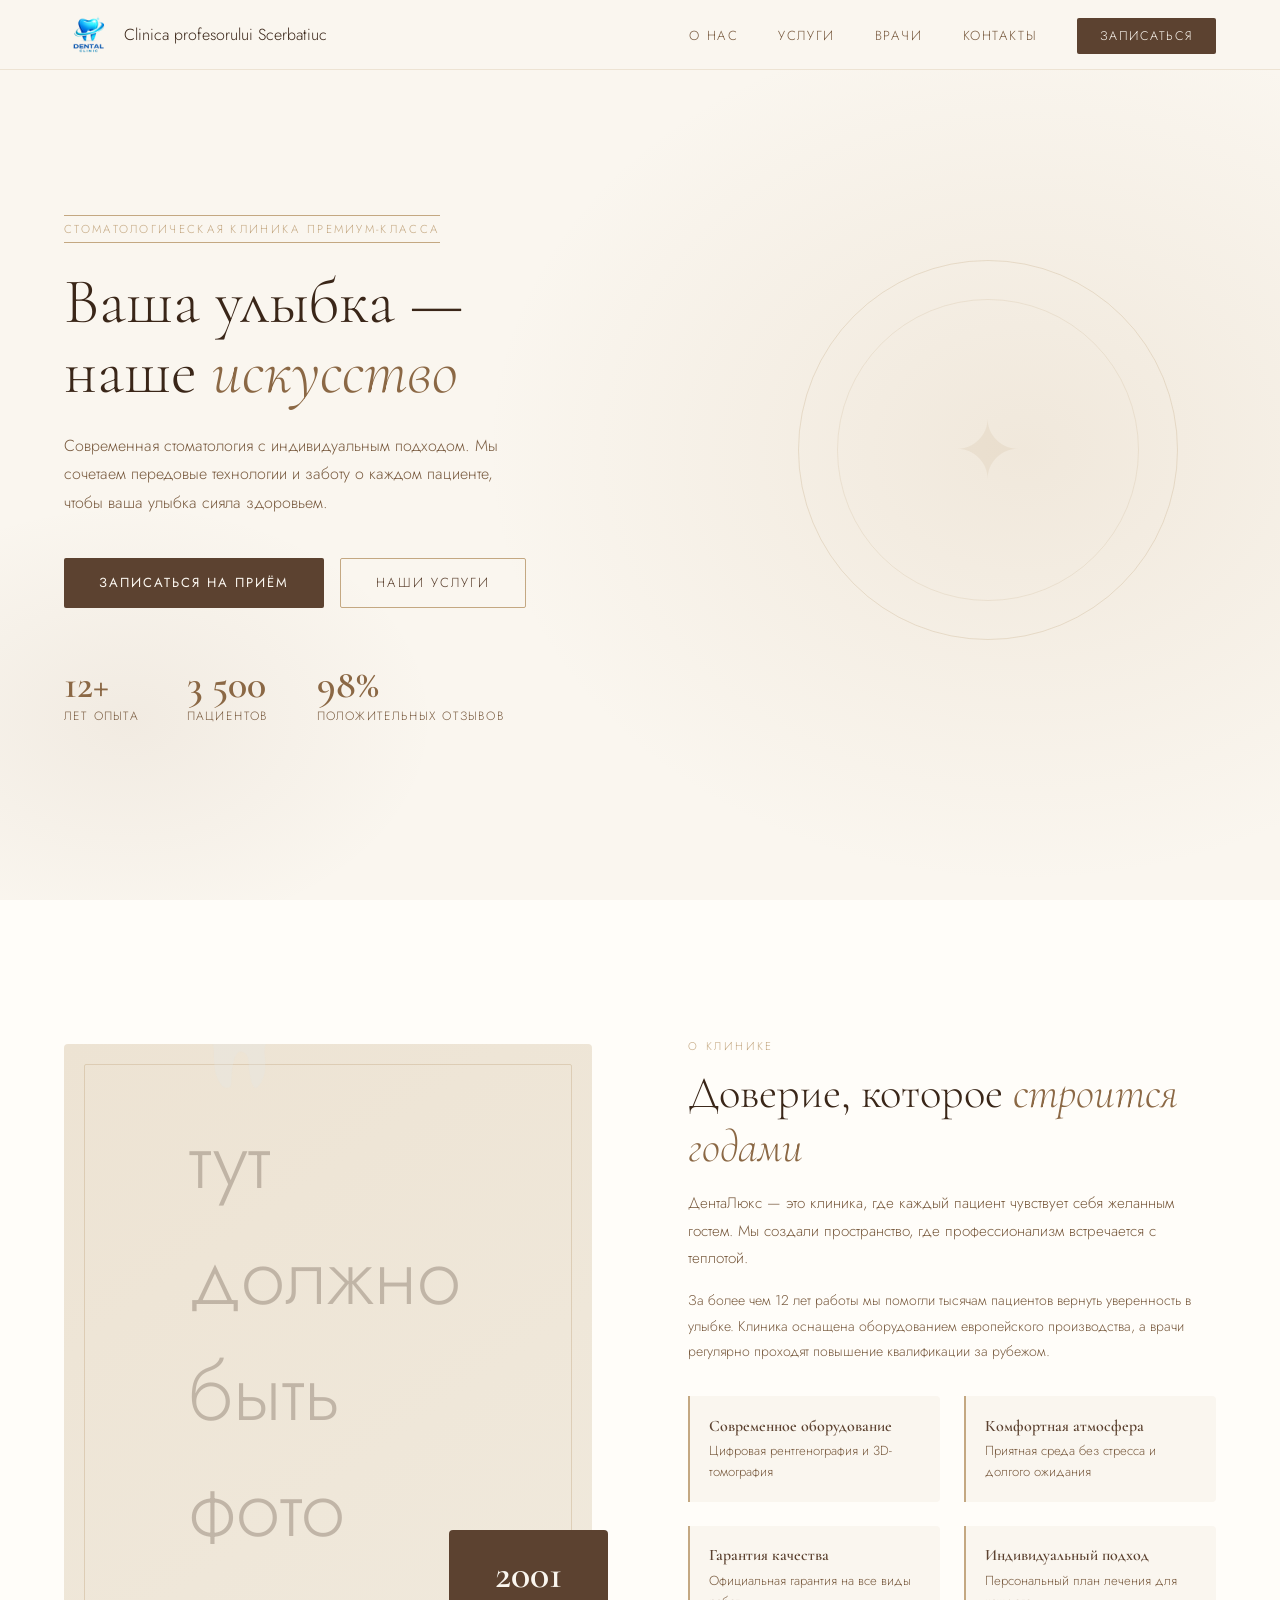
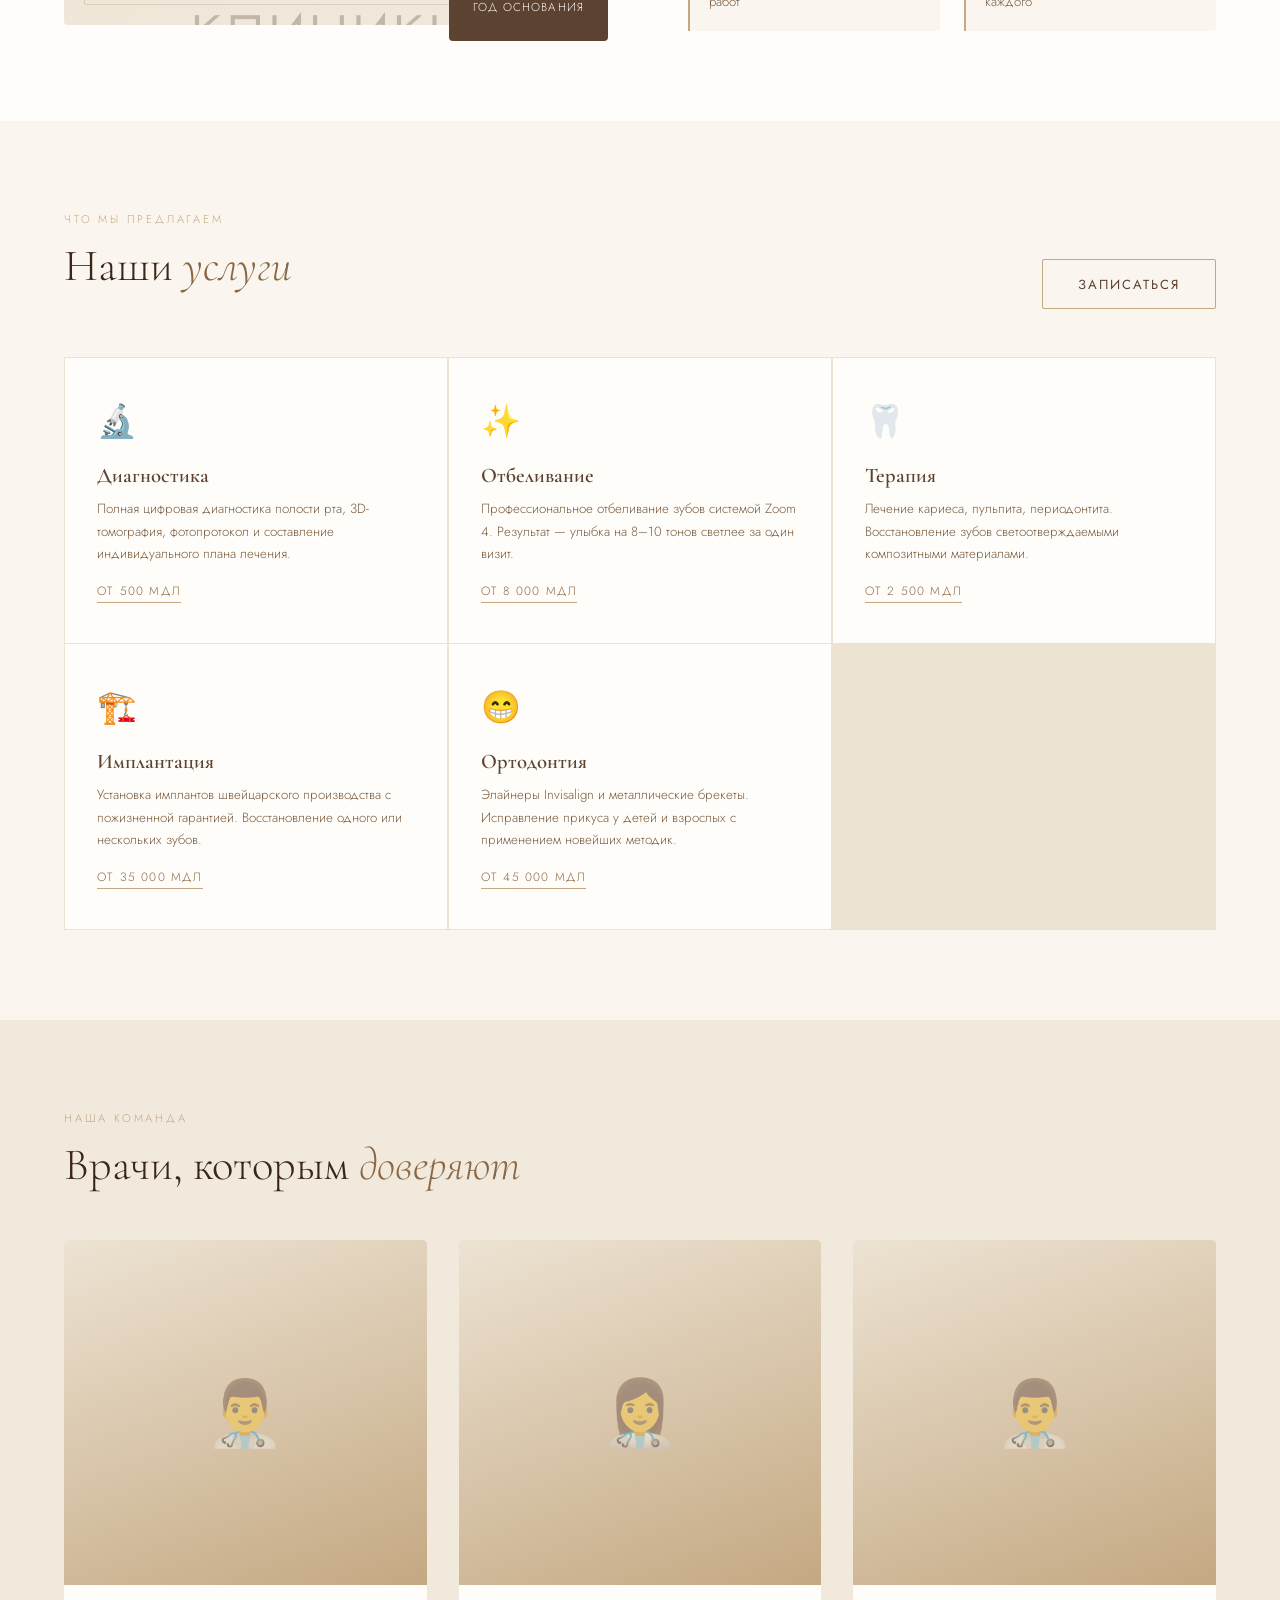
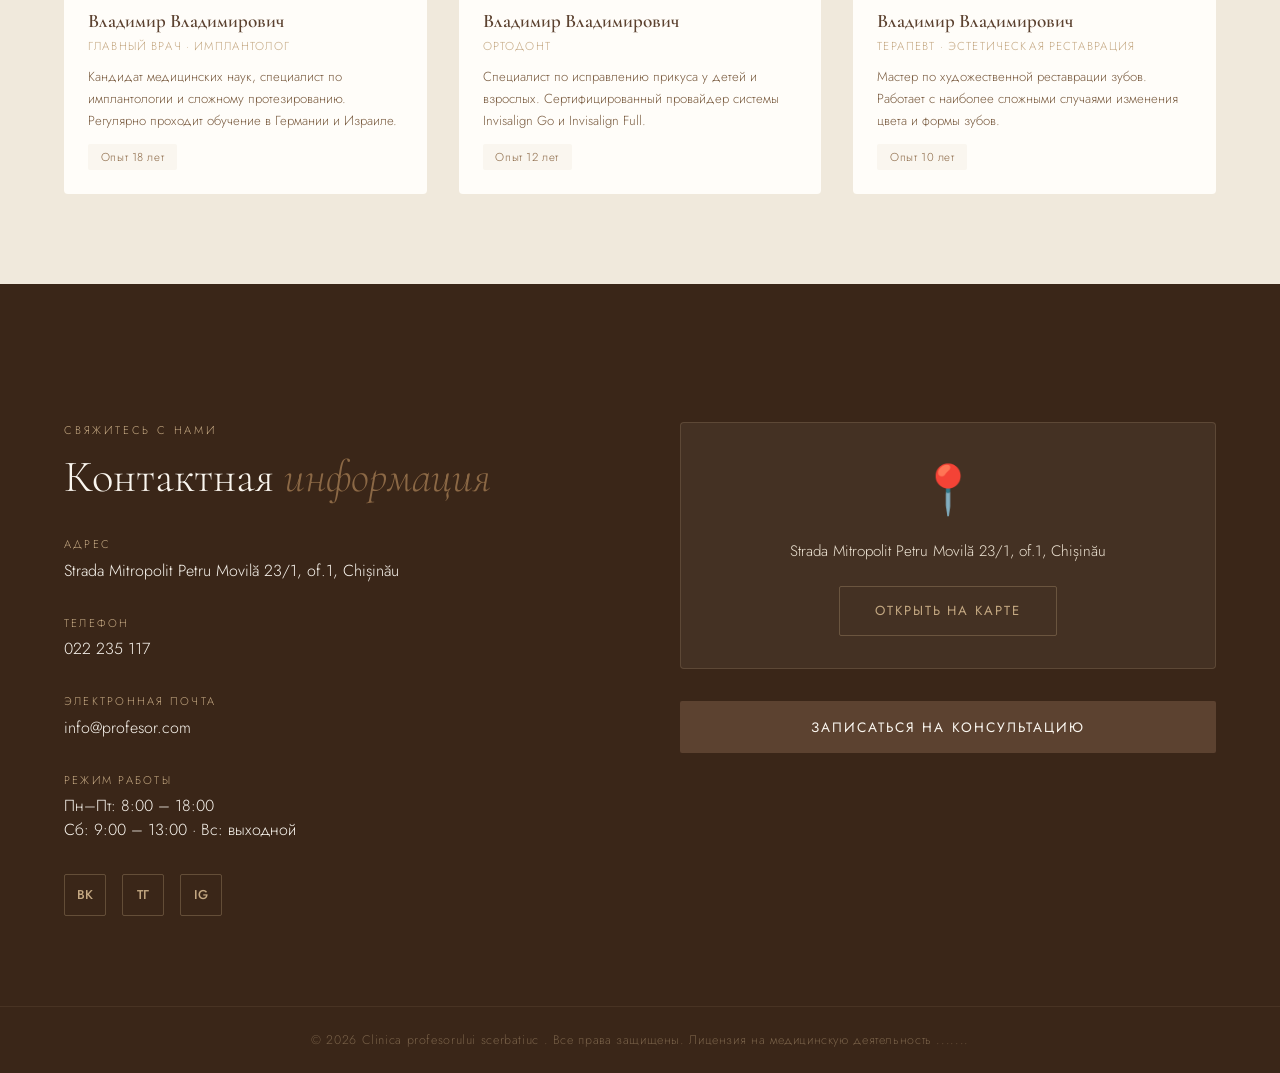
<file: testclin2.html>
<!DOCTYPE html>
<html lang="ru">
<head>
<meta charset="UTF-8">
<meta name="viewport" content="width=device-width, initial-scale=1.0">
<title>ДентаЛюкс — Стоматологическая клиника</title>
<link href="https://fonts.googleapis.com/css2?family=Cormorant+Garamond:ital,wght@0,300;0,400;0,600;1,300;1,400&family=Jost:wght@300;400;500&display=swap" rel="stylesheet">
<style>
  :root {
    --milk: #FAF6EF;
    --milk-dark: #F0E9DC;
    --milk-mid: #EDE3D3;
    --brown-light: #C4A882;
    --brown: #8B6845;
    --brown-dark: #5C4230;
    --brown-deep: #3A2618;
    --accent: #A07850;
    --text: #3A2618;
    --text-light: #7A5C40;
    --white: #FFFDF9;
  }
  * { margin: 0; padding: 0; box-sizing: border-box; }
  html { scroll-behavior: smooth; }
  body { font-family: 'Jost', sans-serif; background: var(--milk); color: var(--text); font-weight: 300; }

  nav {
    position: fixed; top: 0; width: 100%; z-index: 100;
    background: rgba(250,246,239,0.92); backdrop-filter: blur(12px);
    border-bottom: 1px solid var(--milk-mid);
    padding: 0 5%; display: flex; align-items: center; justify-content: space-between;
    height: 70px; transition: box-shadow 0.3s;
  }
  nav.scrolled { box-shadow: 0 4px 30px rgba(91,66,48,0.1); }
  
  /* Обновленный блок логотипа */
  .logo { display: flex; align-items: center; gap: 10px; }
  .logo img { height: 50px; width: auto; }
  
  .nav-links { display: flex; gap: 2.5rem; list-style: none; }
  .nav-links a { text-decoration: none; color: var(--text-light); font-size: 0.82rem; letter-spacing: 0.12em; text-transform: uppercase; transition: color 0.3s; position: relative; }
  .nav-links a::after { content: ''; position: absolute; bottom: -4px; left: 0; width: 0; height: 1px; background: var(--brown); transition: width 0.3s; }
  .nav-links a:hover { color: var(--brown-dark); }
  .nav-links a:hover::after { width: 100%; }
  .btn-nav { background: var(--brown-dark) !important; color: var(--milk) !important; padding: 0.55rem 1.4rem; border-radius: 2px; font-size: 0.78rem !important; letter-spacing: 0.15em; }
  .btn-nav::after { display: none !important; }
  .btn-nav:hover { background: var(--brown) !important; }

  #home { min-height: 100vh; display: flex; align-items: center; padding: 120px 5% 80px; position: relative; overflow: hidden; }
  .hero-bg { position: absolute; inset: 0; background: radial-gradient(ellipse 70% 80% at 80% 50%, rgba(196,168,130,0.18) 0%, transparent 60%), radial-gradient(ellipse 40% 40% at 10% 80%, rgba(139,104,69,0.08) 0%, transparent 60%); }
  .hero-ornament { position: absolute; right: 8%; top: 50%; transform: translateY(-50%); width: 380px; height: 380px; border: 1px solid rgba(196,168,130,0.3); border-radius: 50%; display: flex; align-items: center; justify-content: center; animation: float 8s ease-in-out infinite; }
  .hero-ornament::before { content: ''; width: 300px; height: 300px; border: 1px solid rgba(196,168,130,0.2); border-radius: 50%; position: absolute; }
  .hero-ornament::after { content: '✦'; font-size: 5rem; color: rgba(196,168,130,0.15); }
  @keyframes float { 0%,100%{transform:translateY(-50%) rotate(0deg)}50%{transform:translateY(-52%) rotate(3deg)} }
  .hero-content { position: relative; max-width: 580px; }
  .hero-tag { display: inline-block; font-size: 0.72rem; letter-spacing: 0.2em; text-transform: uppercase; color: var(--brown-light); margin-bottom: 1.5rem; padding: 0.3rem 0; border-top: 1px solid var(--brown-light); border-bottom: 1px solid var(--brown-light); }
  h1 { font-family: 'Cormorant Garamond', serif; font-size: clamp(3rem,5vw,5rem); font-weight: 300; line-height: 1.1; color: var(--brown-deep); margin-bottom: 1.5rem; }
  h1 em { font-style: italic; color: var(--brown); }
  .hero-text { font-size: 1rem; line-height: 1.8; color: var(--text-light); max-width: 440px; margin-bottom: 2.5rem; }
  .hero-btns { display: flex; gap: 1rem; flex-wrap: wrap; }
  .btn-primary { background: var(--brown-dark); color: var(--milk); border: none; padding: 0.9rem 2.2rem; font-family: 'Jost', sans-serif; font-size: 0.82rem; letter-spacing: 0.15em; text-transform: uppercase; cursor: pointer; transition: all 0.3s; border-radius: 2px; }
  .btn-primary:hover { background: var(--brown); transform: translateY(-2px); }
  .btn-secondary { background: transparent; color: var(--brown-dark); border: 1px solid var(--brown-light); padding: 0.9rem 2.2rem; font-family: 'Jost', sans-serif; font-size: 0.82rem; letter-spacing: 0.15em; text-transform: uppercase; cursor: pointer; transition: all 0.3s; border-radius: 2px; text-decoration: none; display: inline-flex; align-items: center; }
  .btn-secondary:hover { background: var(--milk-dark); transform: translateY(-2px); }
  .hero-stats { margin-top: 3.5rem; display: flex; gap: 3rem; flex-wrap: wrap; }
  .stat-num { font-family: 'Cormorant Garamond', serif; font-size: 2.5rem; font-weight: 600; color: var(--brown); line-height: 1; }
  .stat-label { font-size: 0.75rem; letter-spacing: 0.1em; text-transform: uppercase; color: var(--text-light); margin-top: 0.2rem; }

  section { padding: 90px 5%; }
  .section-tag { font-size: 0.7rem; letter-spacing: 0.25em; text-transform: uppercase; color: var(--brown-light); display: block; margin-bottom: 0.8rem; }
  h2 { font-family: 'Cormorant Garamond', serif; font-size: clamp(2rem,3.5vw,3rem); font-weight: 300; color: var(--brown-deep); margin-bottom: 1rem; line-height: 1.2; }
  h2 em { font-style: italic; color: var(--brown); }
  .section-lead { font-size: 0.95rem; color: var(--text-light); line-height: 1.8; max-width: 520px; }

  #about { background: var(--white); }
  .about-grid { display: grid; grid-template-columns: 1fr 1fr; gap: 6rem; align-items: center; margin-top: 3rem; }
  .about-frame { width: 100%; padding-bottom: 110%; background: linear-gradient(145deg,var(--milk-mid) 0%,var(--milk-dark) 100%); border-radius: 4px; position: relative; overflow: hidden; }
  .about-frame::before { content: ''; position: absolute; inset: 20px; border: 1px solid rgba(196,168,130,0.4); border-radius: 2px; }
  .about-frame-icon { position: absolute; top: 50%; left: 50%; transform: translate(-50%,-50%); font-size: 5rem; opacity: 0.25; }
  .about-visual { position: relative; }
  .about-badge { position: absolute; bottom: -1rem; right: -1rem; background: var(--brown-dark); color: var(--milk); padding: 1.5rem; border-radius: 4px; text-align: center; }
  .about-badge strong { font-family: 'Cormorant Garamond', serif; font-size: 2.5rem; display: block; font-weight: 600; line-height: 1; }
  .about-badge span { font-size: 0.72rem; letter-spacing: 0.1em; text-transform: uppercase; }
  .about-features { margin-top: 2rem; display: grid; grid-template-columns: 1fr 1fr; gap: 1.5rem; }
  .feature-item { padding: 1.2rem; background: var(--milk); border-left: 2px solid var(--brown-light); border-radius: 0 4px 4px 0; }
  .feature-item h4 { font-family: 'Cormorant Garamond', serif; font-size: 1rem; font-weight: 600; color: var(--brown-dark); margin-bottom: 0.3rem; }
  .feature-item p { font-size: 0.82rem; color: var(--text-light); line-height: 1.6; }

  #services { background: var(--milk); }
  .services-header { display: flex; justify-content: space-between; align-items: flex-end; margin-bottom: 3rem; flex-wrap: wrap; gap: 1rem; }
  .services-grid { display: grid; grid-template-columns: repeat(3,1fr); gap: 1.5px; background: var(--milk-mid); border: 1px solid var(--milk-mid); }
  .service-card { background: var(--white); padding: 2.5rem 2rem; transition: all 0.4s; cursor: pointer; position: relative; overflow: hidden; }
  .service-card::before { content: ''; position: absolute; bottom: 0; left: 0; width: 0; height: 2px; background: var(--brown); transition: width 0.4s; }
  .service-card:hover { background: var(--milk); }
  .service-card:hover::before { width: 100%; }
  .service-icon { font-size: 2rem; margin-bottom: 1.2rem; display: block; }
  .service-card h3 { font-family: 'Cormorant Garamond', serif; font-size: 1.3rem; font-weight: 600; color: var(--brown-dark); margin-bottom: 0.6rem; }
  .service-card p { font-size: 0.83rem; color: var(--text-light); line-height: 1.7; }
  .service-price { display: inline-block; margin-top: 1rem; font-size: 0.75rem; letter-spacing: 0.1em; text-transform: uppercase; color: var(--brown); border-bottom: 1px solid var(--brown-light); padding-bottom: 2px; }

  #doctors { background: var(--milk-dark); }
  .doctors-grid { display: grid; grid-template-columns: repeat(3,1fr); gap: 2rem; margin-top: 3rem; }
  .doctor-card { background: var(--white); border-radius: 4px; overflow: hidden; transition: transform 0.3s,box-shadow 0.3s; }
  .doctor-card:hover { transform: translateY(-6px); box-shadow: 0 20px 50px rgba(91,66,48,0.12); }
  .doctor-photo { width: 100%; padding-bottom: 95%; background: linear-gradient(160deg,var(--milk-mid) 0%,var(--brown-light) 100%); position: relative; }
  .doctor-photo-icon { position: absolute; top: 50%; left: 50%; transform: translate(-50%,-50%); font-size: 4rem; opacity: 0.4; }
  .doctor-info { padding: 1.5rem; }
  .doctor-info h3 { font-family: 'Cormorant Garamond', serif; font-size: 1.2rem; font-weight: 600; color: var(--brown-dark); margin-bottom: 0.3rem; }
  .doctor-spec { font-size: 0.72rem; letter-spacing: 0.1em; text-transform: uppercase; color: var(--brown-light); margin-bottom: 0.8rem; display: block; }
  .doctor-info p { font-size: 0.82rem; color: var(--text-light); line-height: 1.65; }
  .doctor-exp { display: inline-block; margin-top: 0.8rem; background: var(--milk); padding: 0.3rem 0.8rem; border-radius: 2px; font-size: 0.72rem; color: var(--brown); letter-spacing: 0.05em; }

  #contact { background: var(--brown-deep); }
  #contact h2 { color: var(--milk); }
  #contact .section-tag { color: var(--brown-light); }
  .contact-grid { display: grid; grid-template-columns: 1fr 1fr; gap: 5rem; margin-top: 3rem; }
  .contact-item { margin-bottom: 2rem; }
  .contact-label { font-size: 0.7rem; letter-spacing: 0.2em; text-transform: uppercase; color: var(--brown-light); display: block; margin-bottom: 0.4rem; }
  .contact-value { font-size: 1rem; color: var(--milk); line-height: 1.5; }
  .contact-map { background: rgba(255,255,255,0.05); border: 1px solid rgba(196,168,130,0.2); border-radius: 4px; padding: 2rem; display: flex; align-items: center; justify-content: center; flex-direction: column; gap: 1rem; color: var(--brown-light); font-size: 0.85rem; text-align: center; min-height: 240px; }
  .social-links { display: flex; gap: 1rem; margin-top: 2rem; }
  .social-link { width: 42px; height: 42px; border: 1px solid rgba(196,168,130,0.3); display: flex; align-items: center; justify-content: center; color: var(--brown-light); border-radius: 2px; cursor: pointer; transition: all 0.3s; font-size: 0.8rem; text-decoration: none; font-weight: 500; }
  .social-link:hover { background: var(--brown); color: var(--milk); border-color: var(--brown); }

  footer { background: var(--brown-deep); border-top: 1px solid rgba(196,168,130,0.1); padding: 1.5rem 5%; text-align: center; font-size: 0.78rem; color: rgba(196,168,130,0.45); letter-spacing: 0.05em; }

  .modal-overlay { position: fixed; inset: 0; z-index: 1000; background: rgba(58,38,24,0.75); backdrop-filter: blur(6px); display: flex; align-items: center; justify-content: center; opacity: 0; pointer-events: none; transition: opacity 0.4s; padding: 1rem; }
  .modal-overlay.active { opacity: 1; pointer-events: all; }
  .modal { background: var(--white); max-width: 540px; width: 100%; border-radius: 4px; overflow: hidden; transform: translateY(30px) scale(0.97); transition: transform 0.4s; max-height: 92vh; overflow-y: auto; }
  .modal-overlay.active .modal { transform: translateY(0) scale(1); }
  .modal-header { background: var(--brown-dark); padding: 2rem 2.5rem 1.5rem; position: relative; }
  .modal-header h3 { font-family: 'Cormorant Garamond', serif; font-size: 1.8rem; font-weight: 300; color: var(--milk); }
  .modal-header p { font-size: 0.82rem; color: var(--brown-light); margin-top: 0.3rem; }
  .modal-close { position: absolute; top: 1.2rem; right: 1.5rem; background: none; border: none; color: var(--brown-light); font-size: 1.5rem; cursor: pointer; line-height: 1; transition: color 0.2s; }
  .modal-close:hover { color: var(--milk); }
  .modal-body { padding: 2rem 2.5rem; }
  .form-row { display: grid; grid-template-columns: 1fr 1fr; gap: 1rem; }
  .form-group { margin-bottom: 1rem; }
  .form-group label { display: block; font-size: 0.72rem; letter-spacing: 0.12em; text-transform: uppercase; color: var(--text-light); margin-bottom: 0.5rem; }
  .form-group input, .form-group select, .form-group textarea { width: 100%; padding: 0.75rem 1rem; background: var(--milk); border: 1px solid var(--milk-mid); border-radius: 2px; font-family: 'Jost', sans-serif; font-size: 0.9rem; color: var(--text); transition: border-color 0.3s; outline: none; }
  .form-group input:focus, .form-group select:focus, .form-group textarea:focus { border-color: var(--brown-light); }
  .form-group textarea { resize: vertical; min-height: 80px; }
  .form-group select { cursor: pointer; }
  .form-submit { width: 100%; padding: 1rem; background: var(--brown-dark); color: var(--milk); border: none; border-radius: 2px; font-family: 'Jost', sans-serif; font-size: 0.82rem; letter-spacing: 0.15em; text-transform: uppercase; cursor: pointer; transition: background 0.3s; margin-top: 0.5rem; }
  .form-submit:hover { background: var(--brown); }
  .form-success { display: none; text-align: center; padding: 2rem 0; }
  .form-success .success-icon { font-size: 3rem; margin-bottom: 1rem; }
  .form-success h4 { font-family: 'Cormorant Garamond', serif; font-size: 1.5rem; color: var(--brown-dark); margin-bottom: 0.5rem; }
  .form-success p { font-size: 0.85rem; color: var(--text-light); }

  .fade-in { opacity: 0; transform: translateY(25px); transition: opacity 0.7s, transform 0.7s; }
  .fade-in.visible { opacity: 1; transform: translateY(0); }
  .hero-right img {
  max-width: 500px;
  width: 100%;
  transform: translateX(725px);
}

  @media(max-width:900px){
    .nav-links { display: none; }
    .about-grid, .contact-grid { grid-template-columns: 1fr; gap: 3rem; }
    .services-grid, .doctors-grid { grid-template-columns: 1fr 1fr; }
    .hero-ornament { display: none; }
    .form-row { grid-template-columns: 1fr; }
    .about-features { grid-template-columns: 1fr; }
  }
  @media(max-width:600px){
    .services-grid, .doctors-grid { grid-template-columns: 1fr; }
    h1 { font-size: 2.5rem; }
  }
</style>
</head>
<body>

<nav id="navbar">
  <div class="logo">
    <img src="ChatGPT Image 16 апр. 2026 г., 17_44_47.png" alt="Clinica profesorului Scerbatiuc ">
    <p>Clinica profesorului Scerbatiuc </p>
  </div>
  <ul class="nav-links">
    <li><a href="#about">О нас</a></li>
    <li><a href="#services">Услуги</a></li>
    <li><a href="#doctors">Врачи</a></li>
    <li><a href="#contact">Контакты</a></li>
    <li><a href="#" class="btn-nav" onclick="openModal(event)">Записаться</a></li>
  </ul>
</nav>

<section id="home">
  <div class="hero-bg"></div>
  <div class="hero-ornament"></div>
  <div class="hero-content">
    <span class="hero-tag">Стоматологическая клиника премиум-класса</span>
    <h1>Ваша улыбка —<br>наше <em>искусство</em></h1>
    <p class="hero-text">Современная стоматология с индивидуальным подходом. Мы сочетаем передовые технологии и заботу о каждом пациенте, чтобы ваша улыбка сияла здоровьем.</p>
    <div class="hero-btns">
      <button class="btn-primary" onclick="openModal()">Записаться на приём</button>
      <a href="#services" class="btn-secondary">Наши услуги</a>
    </div>
    <div class="hero-stats">
      <div class="stat"><div class="stat-num">12+</div><div class="stat-label">Лет опыта</div></div>
      <div class="stat"><div class="stat-num">3 500</div><div class="stat-label">Пациентов</div></div>
      <div class="stat"><div class="stat-num">98%</div><div class="stat-label">Положительных отзывов</div></div>
    </div>
  </div>
  <div class="hero-right">
      <img src="ChatGPT Image 16 апр. 2026 г.22222.png" alt="Стоматолог">
    </div>

</section>

<section id="about">
  <div class="about-grid">
    <div class="about-visual fade-in">
      <div class="about-frame"><div class="about-frame-icon">🦷<p>тут должно быть фото клиники</p></div></div>
      <div class="about-badge"><strong>2001</strong><span>Год основания</span></div>
    </div>
    <div class="about-text fade-in">
      <span class="section-tag">О клинике</span>
      <h2>Доверие, которое <em>строится годами</em></h2>
      <p class="section-lead">ДентаЛюкс — это клиника, где каждый пациент чувствует себя желанным гостем. Мы создали пространство, где профессионализм встречается с теплотой.</p>
      <p style="margin-top:1rem;font-size:0.88rem;color:var(--text-light);line-height:1.8;">За более чем 12 лет работы мы помогли тысячам пациентов вернуть уверенность в улыбке. Клиника оснащена оборудованием европейского производства, а врачи регулярно проходят повышение квалификации за рубежом.</p>
      <div class="about-features">
        <div class="feature-item"><h4>Современное оборудование</h4><p>Цифровая рентгенография и 3D-томография</p></div>
        <div class="feature-item"><h4>Комфортная атмосфера</h4><p>Приятная среда без стресса и долгого ожидания</p></div>
        <div class="feature-item"><h4>Гарантия качества</h4><p>Официальная гарантия на все виды работ</p></div>
        <div class="feature-item"><h4>Индивидуальный подход</h4><p>Персональный план лечения для каждого</p></div>
      </div>
    </div>
  </div>
</section>

<section id="services">
  <div class="services-header">
    <div><span class="section-tag">Что мы предлагаем</span><h2>Наши <em>услуги</em></h2></div>
    <button class="btn-secondary" onclick="openModal()">Записаться</button>
  </div>
  <div class="services-grid">
    <div class="service-card fade-in"><span class="service-icon">🔬</span><h3>Диагностика</h3><p>Полная цифровая диагностика полости рта, 3D-томография, фотопротокол и составление индивидуального плана лечения.</p><span class="service-price">от 500 мдл</span></div>
    <div class="service-card fade-in"><span class="service-icon">✨</span><h3>Отбеливание</h3><p>Профессиональное отбеливание зубов системой Zoom 4. Результат — улыбка на 8–10 тонов светлее за один визит.</p><span class="service-price">от 8 000 мдл</span></div>
    <div class="service-card fade-in"><span class="service-icon">🦷</span><h3>Терапия</h3><p>Лечение кариеса, пульпита, периодонтита. Восстановление зубов светоотверждаемыми композитными материалами.</p><span class="service-price">от 2 500 мдл</span></div>
    <div class="service-card fade-in"><span class="service-icon">🏗️</span><h3>Имплантация</h3><p>Установка имплантов швейцарского производства с пожизненной гарантией. Восстановление одного или нескольких зубов.</p><span class="service-price">от 35 000 мдл</span></div>
    <div class="service-card fade-in"><span class="service-icon">😁</span><h3>Ортодонтия</h3><p>Элайнеры Invisalign и металлические брекеты. Исправление прикуса у детей и взрослых с применением новейших методик.</p><span class="service-price">от 45 000 мдл</span></div>
    <div class="service-card fade-in"><span class="service-icon">💎</span><h3>Виниры</h3><p>Ультратонкие керамические виниры для идеальной улыбки. Коррекция формы, цвета и положения зубов без боли.</p><span class="service-price">от 18 000 мдл</span></div>
  </div>
</section>

<section id="doctors">
  <span class="section-tag">Наша команда</span>
  <h2>Врачи, которым <em>доверяют</em></h2>
  <div class="doctors-grid">
    <div class="doctor-card fade-in">
      <div class="doctor-photo"><div class="doctor-photo-icon">👨‍⚕️</div></div>
      <div class="doctor-info">
        <h3>Владимир Владимирович</h3>
        <span class="doctor-spec">Главный врач · Имплантолог</span>
        <p>Кандидат медицинских наук, специалист по имплантологии и сложному протезированию. Регулярно проходит обучение в Германии и Израиле.</p>
        <span class="doctor-exp">Опыт 18 лет</span>
      </div>
    </div>
    <div class="doctor-card fade-in">
      <div class="doctor-photo"><div class="doctor-photo-icon">👩‍⚕️</div></div>
      <div class="doctor-info">
        <h3>Владимир Владимирович</h3>
        <span class="doctor-spec">Ортодонт</span>
        <p>Специалист по исправлению прикуса у детей и взрослых. Сертифицированный провайдер системы Invisalign Go и Invisalign Full.</p>
        <span class="doctor-exp">Опыт 12 лет</span>
      </div>
    </div>
    <div class="doctor-card fade-in">
      <div class="doctor-photo"><div class="doctor-photo-icon">👨‍⚕️</div></div>
      <div class="doctor-info">
        <h3>Владимир Владимирович</h3>
        <span class="doctor-spec">Терапевт · Эстетическая реставрация</span>
        <p>Мастер по художественной реставрации зубов. Работает с наиболее сложными случаями изменения цвета и формы зубов.</p>
        <span class="doctor-exp">Опыт 10 лет</span>
      </div>
    </div>
  </div>
</section>

<section id="contact">
  <div class="contact-grid">
    <div>
      <span class="section-tag">Свяжитесь с нами</span>
      <h2>Контактная <em>информация</em></h2>
      <div class="contact-item" style="margin-top:2rem"><span class="contact-label">Адрес</span><div class="contact-value">Strada Mitropolit Petru Movilă 23/1, of.1, Chișinău<br></div></div>
      <div class="contact-item"><span class="contact-label">Телефон</span><div class="contact-value">022 235 117<br></div></div>
      <div class="contact-item"><span class="contact-label">Электронная почта</span><div class="contact-value">info@profesor.com</div></div>
      <div class="contact-item"><span class="contact-label">Режим работы</span><div class="contact-value">Пн–Пт: 8:00 – 18:00<br>Сб: 9:00 – 13:00 · Вс: выходной</div></div>
      <div class="social-links">
        <a class="social-link" href="#" title="VK">ВК</a>
        <a class="social-link" href="#" title="Telegram">ТГ</a>
        <a class="social-link" href="#" title="Instagram">IG</a>
      </div>
    </div>
    <div>
      <div class="contact-map">
        <div style="font-size:3rem">📍</div>
        <p style="color:#EDE3D3;font-size:0.95rem;">Strada Mitropolit Petru Movilă 23/1, of.1, Chișinău</p>
        
        <button class="btn-secondary" style="margin-top:0.5rem;color:var(--brown-light);border-color:rgba(196,168,130,0.3);">Открыть на карте</button>
      </div>
      <div style="margin-top:2rem">
        <button class="btn-primary" onclick="openModal()" style="width:100%;font-size:0.85rem;padding:1rem;">Записаться на консультацию</button>
      </div>
    </div>
  </div>
</section>

<footer>
  <p>© 2026 Clinica profesorului scerbatiuc . Все права защищены. Лицензия на медицинскую деятельность .......</p>
</footer>

<div class="modal-overlay" id="modalOverlay" onclick="handleOverlayClick(event)">
  <div class="modal">
    <div class="modal-header">
      <h3>Запись на приём</h3>
      <p>Мы свяжемся с вами в течение 15 минут</p>
      <button class="modal-close" onclick="closeModal()">×</button>
    </div>
    <div class="modal-body">
      <div id="formContent">
        <div class="form-row">
          <div class="form-group"><label>Имя *</label><input type="text" id="fname" placeholder="Вова"></div>
          <div class="form-group"><label>Фамилия</label><input type="text" placeholder="Никита"></div>
        </div>
        <div class="form-group"><label>Телефон *</label><input type="tel" id="fphone" placeholder="+373 (___) ___-__-__"></div>
        <div class="form-group"><label>Электронная почта</label><input type="email" placeholder="nikita.boss2007@gmail.com"></div>
        <div class="form-group">
          <label>Услуга</label>
          <select>
            <option value="">— Выберите услугу —</option>
            <option>Диагностика</option>
            <option>Отбеливание</option>
            <option>Терапия (лечение кариеса)</option>
            <option>Имплантация</option>
            <option>Ортодонтия</option>
            <option>Виниры</option>
            <option>Другое</option>
          </select>
        </div>
        <div class="form-row">
          <div class="form-group"><label>Удобная дата</label><input type="date" id="apptDate"></div>
          <div class="form-group">
            <label>Удобное время</label>
            <select>
              <option>09:00</option><option>10:00</option><option>11:00</option><option>12:00</option>
              <option>13:00</option><option>14:00</option><option>15:00</option><option>16:00</option>
              <option>17:00</option><option>18:00</option><option>19:00</option>
            </select>
          </div>
        </div>
        <div class="form-group"><label>Комментарий</label><textarea placeholder="Опишите проблему или пожелания..."></textarea></div>
        <button class="form-submit" onclick="submitForm()">Отправить заявку →</button>
      </div>
      <div class="form-success" id="formSuccess">
        <div class="success-icon">✅</div>
        <h4>Заявка отправлена!</h4>
        <p>Мы свяжемся с вами в течение 15 минут<br>для подтверждения записи. Спасибо, что выбрали ДентаЛюкс!</p>
        <button class="btn-primary" style="margin-top:1.5rem" onclick="closeModal()">Закрыть</button>
      </div>
    </div>
  </div>
</div>

<script>
  window.addEventListener('scroll', () => {
    document.getElementById('navbar').classList.toggle('scrolled', window.scrollY > 30);
  });

  const observer = new IntersectionObserver((entries) => {
    entries.forEach((e, i) => {
      if (e.isIntersecting) {
        setTimeout(() => e.target.classList.add('visible'), i * 120);
        observer.unobserve(e.target);
      }
    });
  }, { threshold: 0.12 });
  document.querySelectorAll('.fade-in').forEach(el => observer.observe(el));

  function openModal(e) {
    if (e) e.preventDefault();
    document.getElementById('modalOverlay').classList.add('active');
    document.body.style.overflow = 'hidden';
    document.getElementById('formContent').style.display = 'block';
    document.getElementById('formSuccess').style.display = 'none';
  }
  function closeModal() {
    document.getElementById('modalOverlay').classList.remove('active');
    document.body.style.overflow = '';
  }
  function handleOverlayClick(e) {
    if (e.target === document.getElementById('modalOverlay')) closeModal();
  }
  document.addEventListener('keydown', e => { if (e.key === 'Escape') closeModal(); });

  function submitForm() {
    const name = document.getElementById('fname').value.trim();
    const phone = document.getElementById('fphone').value.trim();
    if (!name) { document.getElementById('fname').style.borderColor='var(--brown)'; document.getElementById('fname').focus(); return; }
    if (!phone) { document.getElementById('fphone').style.borderColor='var(--brown)'; document.getElementById('fphone').focus(); return; }
    document.getElementById('formContent').style.display = 'none';
    document.getElementById('formSuccess').style.display = 'block';
  }

  const d = document.getElementById('apptDate');
  if (d) { d.min = new Date().toISOString().split('T')[0]; d.value = d.min; }
</script>
</body>
</html>
</file>
